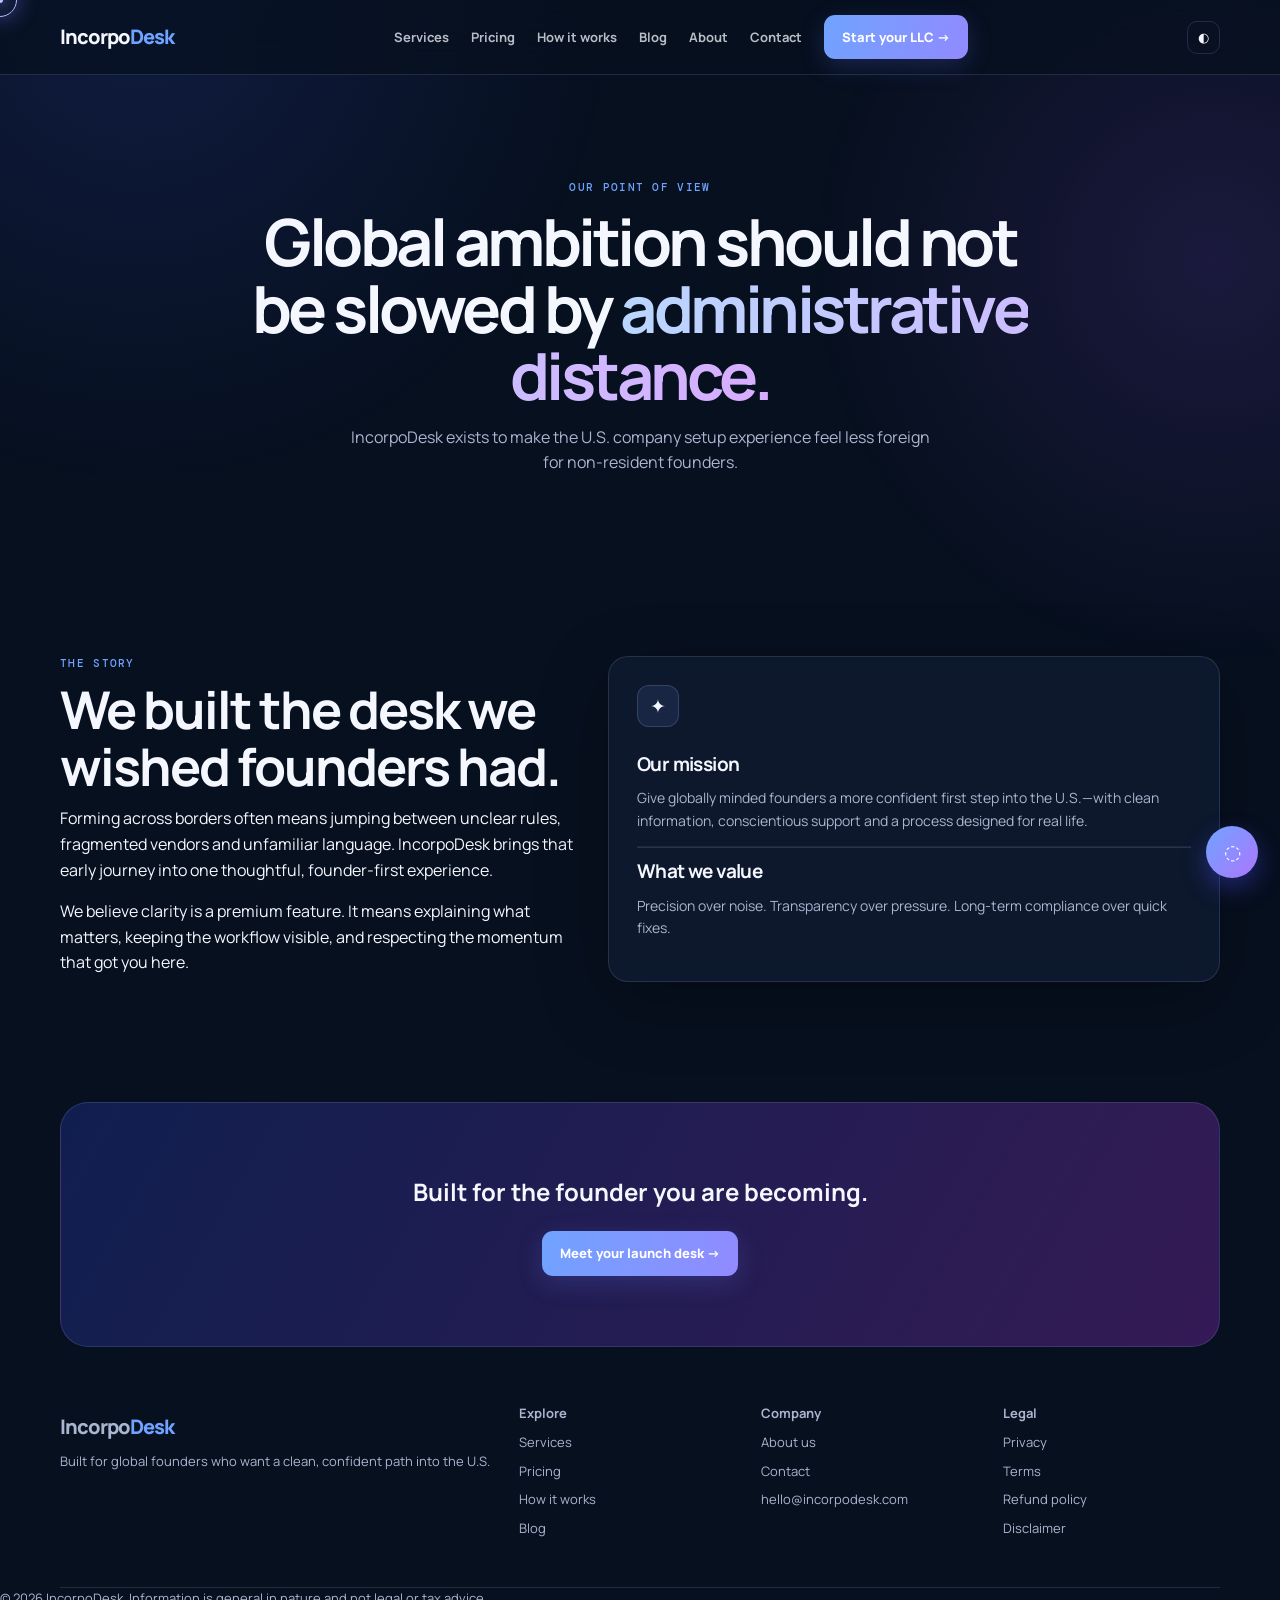
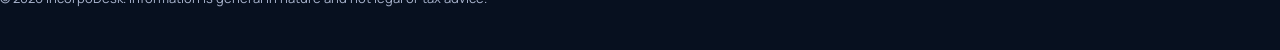
<file: about.html>
<!doctype html><html lang="en"><head><meta charset="utf-8"><meta name="viewport" content="width=device-width,initial-scale=1"><title>About — IncorpoDesk</title><link rel="stylesheet" href="style.css"></head><body><main><section class="page-hero container"><div class="kicker">Our point of view</div><h1>Global ambition should not be slowed by <em>administrative distance.</em></h1><p>IncorpoDesk exists to make the U.S. company setup experience feel less foreign for non-resident founders.</p></section><section class="section"><div class="container grid contact"><div class="reveal"><div class="kicker">The story</div><h2>We built the desk we wished founders had.</h2><p>Forming across borders often means jumping between unclear rules, fragmented vendors and unfamiliar language. IncorpoDesk brings that early journey into one thoughtful, founder-first experience.</p><p>We believe clarity is a premium feature. It means explaining what matters, keeping the workflow visible, and respecting the momentum that got you here.</p></div><div class="card reveal"><div class="icon">✦</div><h3>Our mission</h3><p>Give globally minded founders a more confident first step into the U.S.—with clean information, conscientious support and a process designed for real life.</p><hr style="border-color:var(--line)"><h3>What we value</h3><p>Precision over noise. Transparency over pressure. Long-term compliance over quick fixes.</p></div></div></section><section class="container cta"><h2>Built for the founder you are becoming.</h2><a class="button" href="contact.html">Meet your launch desk →</a></section></main><script src="script.js"></script></body></html>
</file>
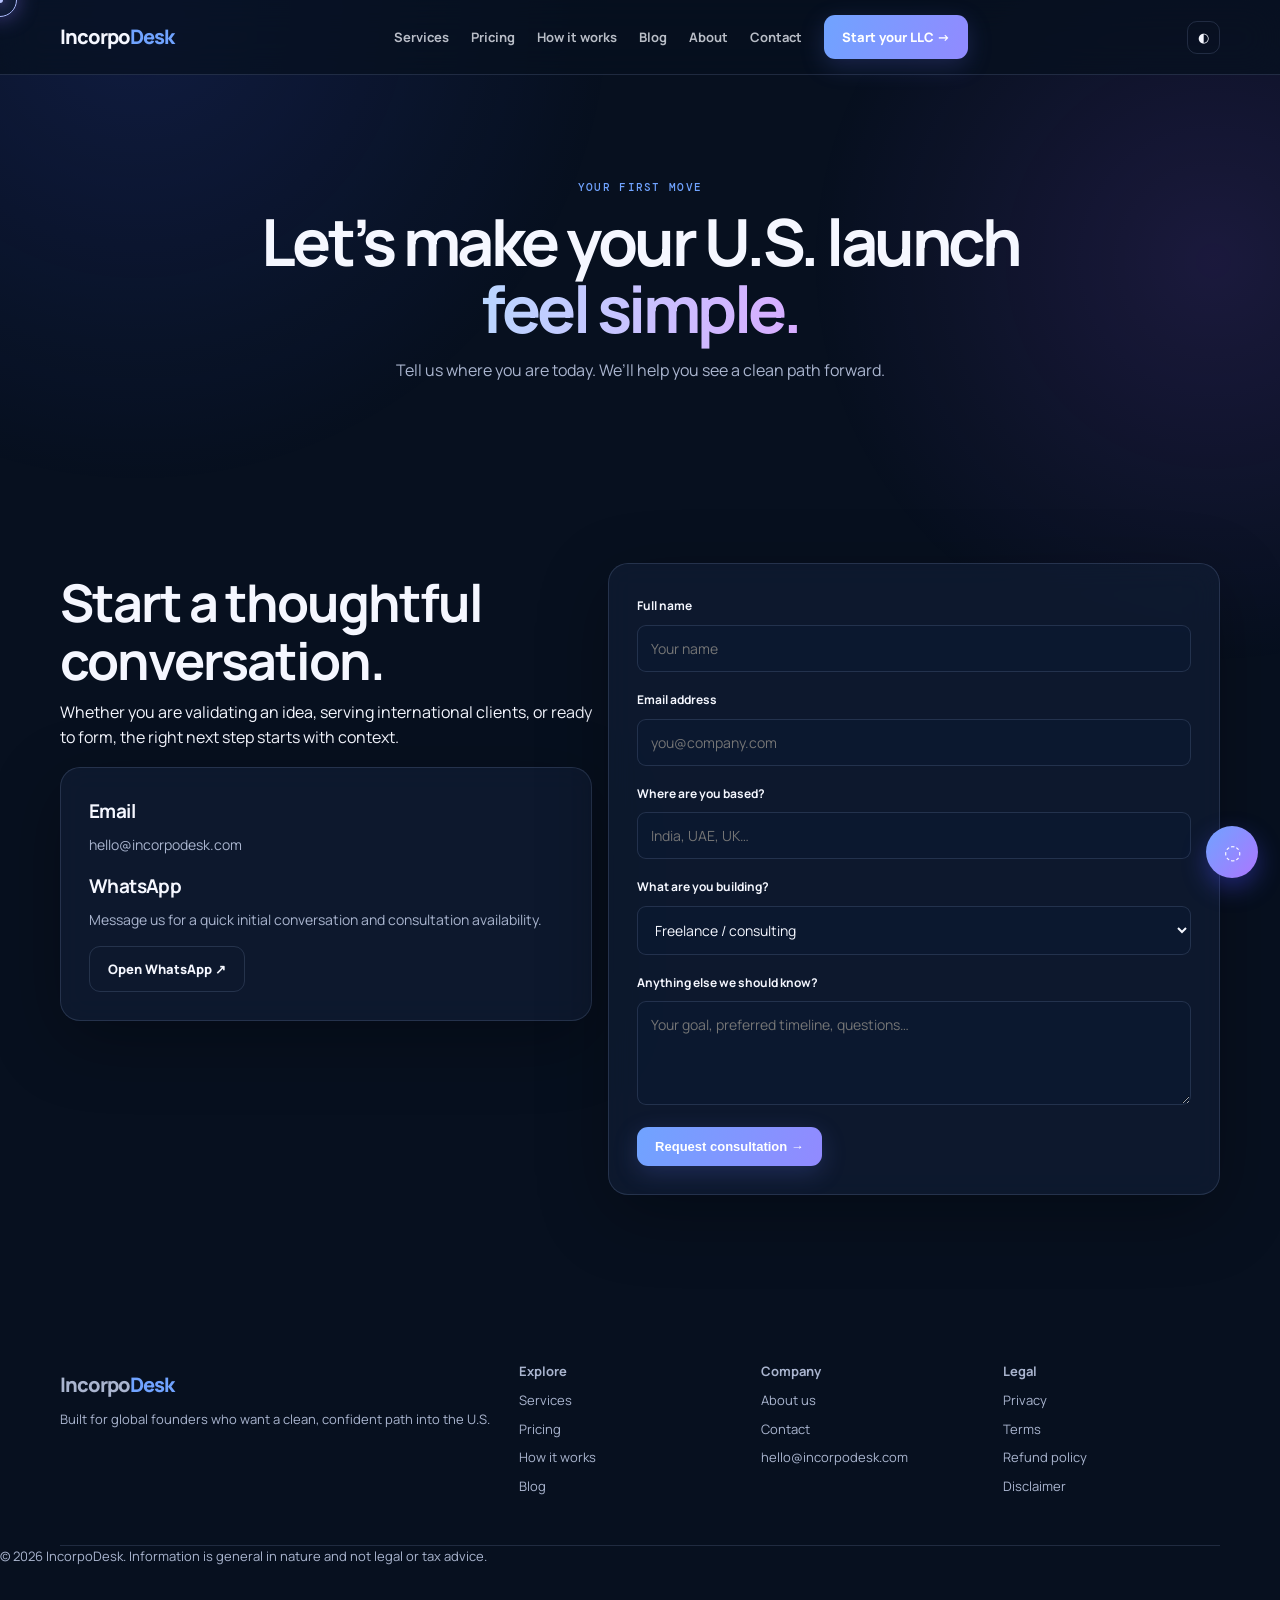
<file: contact.html>
<!doctype html><html lang="en"><head><meta charset="utf-8"><meta name="viewport" content="width=device-width,initial-scale=1"><title>Contact — IncorpoDesk</title><link rel="stylesheet" href="style.css"></head><body><main><section class="page-hero container"><div class="kicker">Your first move</div><h1>Let’s make your U.S. launch <em>feel simple.</em></h1><p>Tell us where you are today. We’ll help you see a clean path forward.</p></section><section class="section"><div class="container grid contact"><div class="reveal"><h2>Start a thoughtful conversation.</h2><p>Whether you are validating an idea, serving international clients, or ready to form, the right next step starts with context.</p><div class="card"><h3>Email</h3><p><a href="mailto:hello@incorpodesk.com">hello@incorpodesk.com</a></p><h3>WhatsApp</h3><p>Message us for a quick initial conversation and consultation availability.</p><a class="button ghost" href="https://wa.me/">Open WhatsApp ↗</a></div></div><form class="card form reveal" onsubmit="event.preventDefault();this.querySelector('button').textContent='Thanks — we’ll be in touch!'"><label>Full name</label><input required placeholder="Your name"><label>Email address</label><input required type="email" placeholder="you@company.com"><label>Where are you based?</label><input placeholder="India, UAE, UK…"><label>What are you building?</label><select><option>Freelance / consulting</option><option>Agency</option><option>SaaS / startup</option><option>E-commerce</option><option>Other</option></select><label>Anything else we should know?</label><textarea rows="4" placeholder="Your goal, preferred timeline, questions…"></textarea><button class="button" type="submit">Request consultation →</button></form></div></section></main><script src="script.js"></script></body></html>
</file>
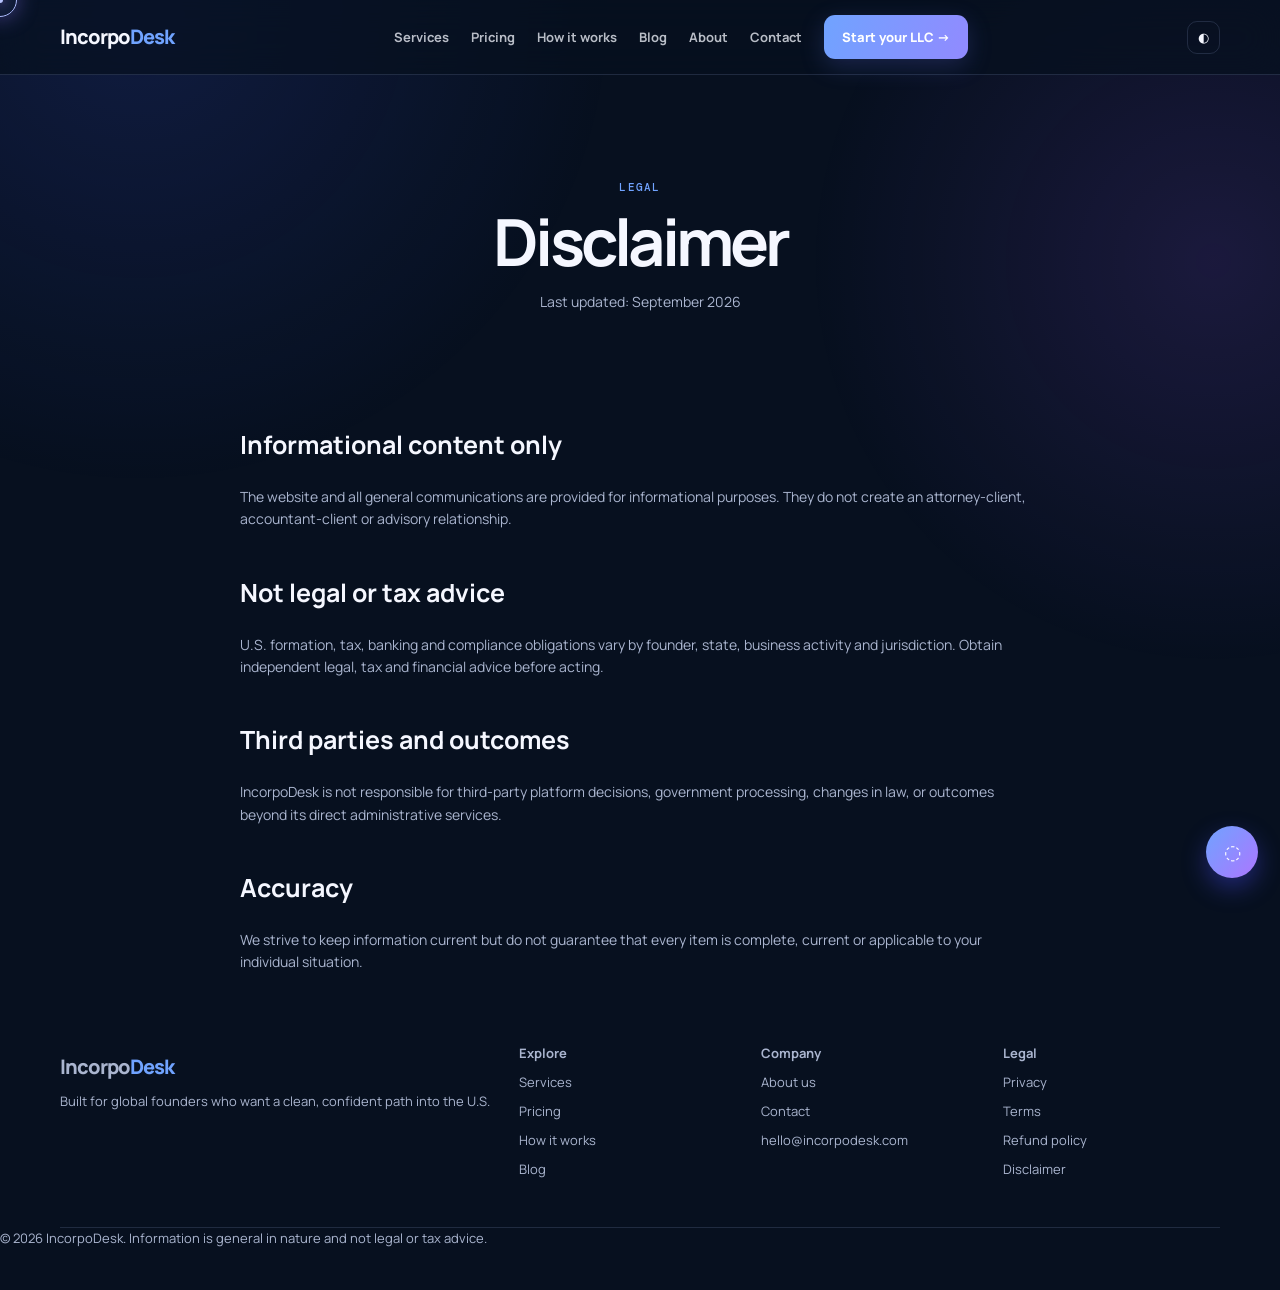
<file: disclaimer.html>
<!doctype html><html lang="en"><head><meta charset="utf-8"><meta name="viewport" content="width=device-width,initial-scale=1"><title>Disclaimer — IncorpoDesk</title><link rel="stylesheet" href="style.css"></head><body><main class="container legal"><section class="page-hero"><div class="kicker">Legal</div><h1>Disclaimer</h1><p>Last updated: September 2026</p></section><h2>Informational content only</h2><p>The website and all general communications are provided for informational purposes. They do not create an attorney-client, accountant-client or advisory relationship.</p><h2>Not legal or tax advice</h2><p>U.S. formation, tax, banking and compliance obligations vary by founder, state, business activity and jurisdiction. Obtain independent legal, tax and financial advice before acting.</p><h2>Third parties and outcomes</h2><p>IncorpoDesk is not responsible for third-party platform decisions, government processing, changes in law, or outcomes beyond its direct administrative services.</p><h2>Accuracy</h2><p>We strive to keep information current but do not guarantee that every item is complete, current or applicable to your individual situation.</p></main><script src="script.js"></script></body></html>
</file>
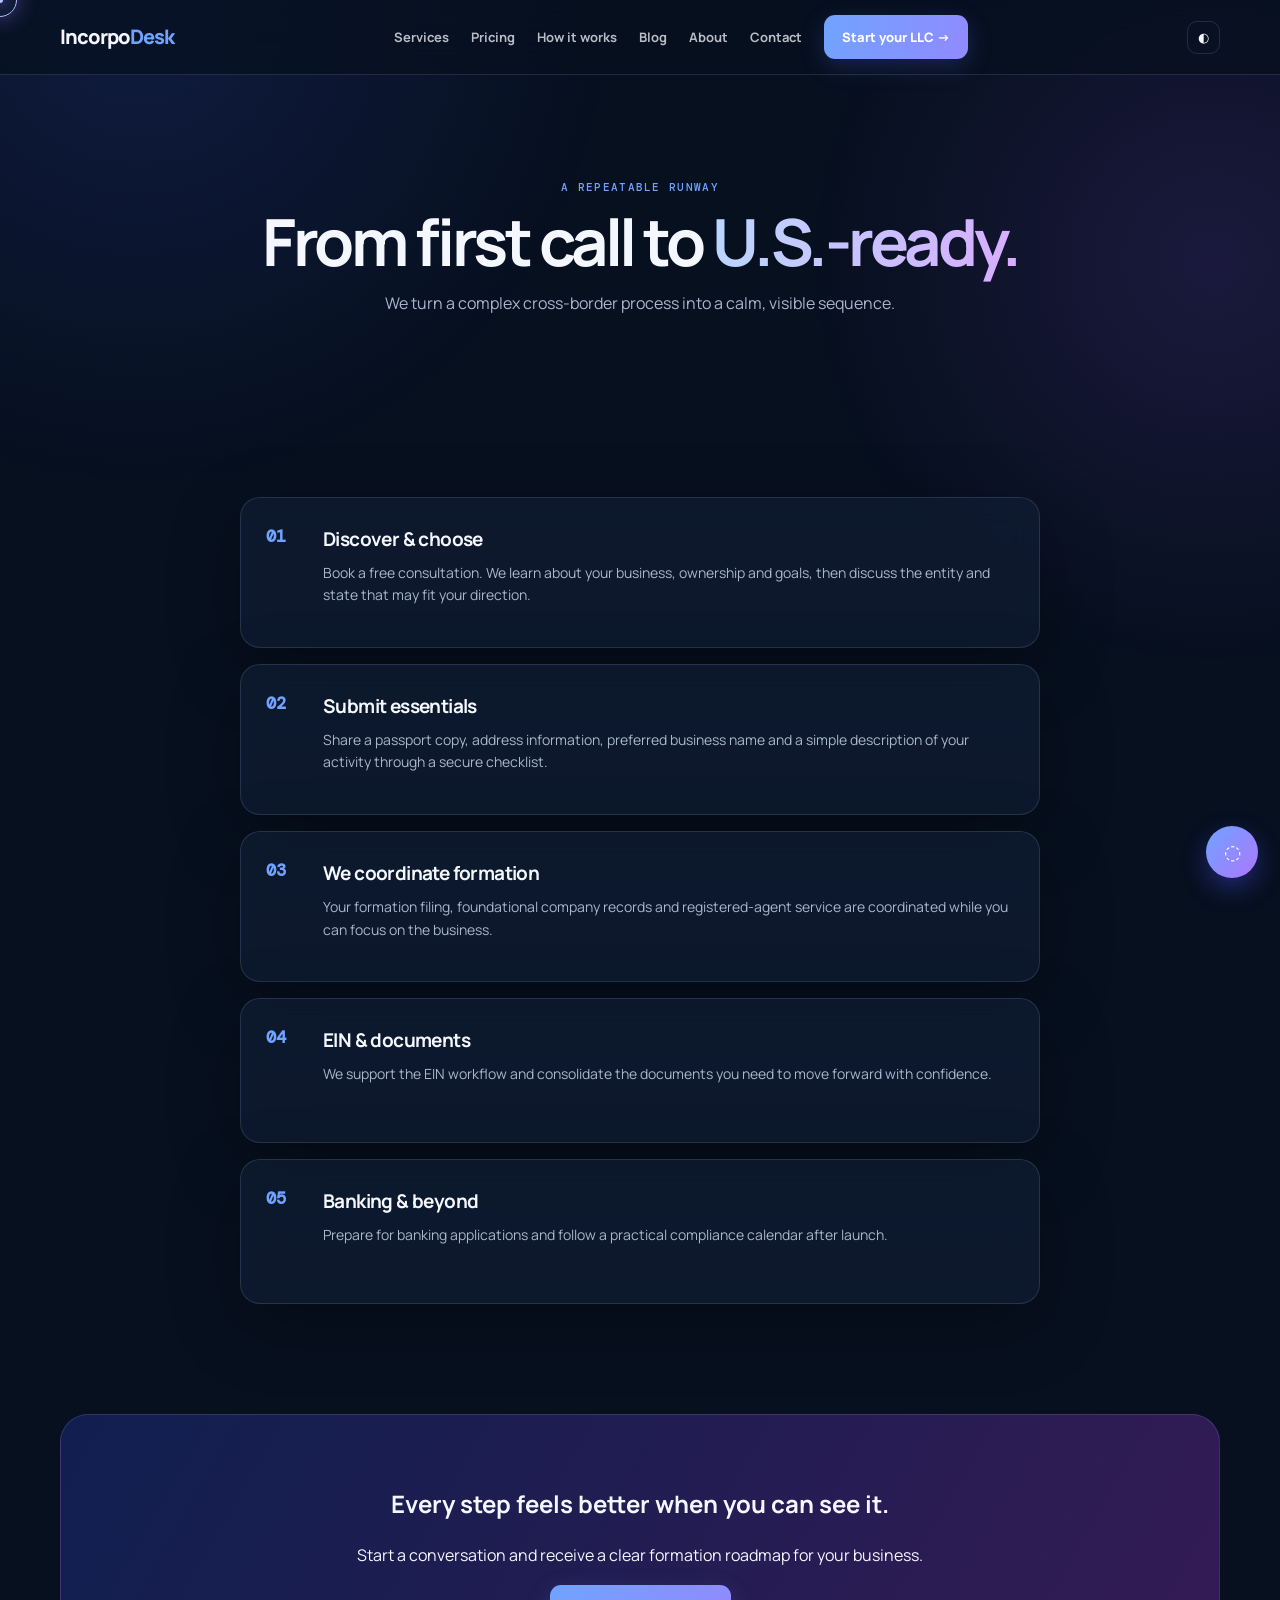
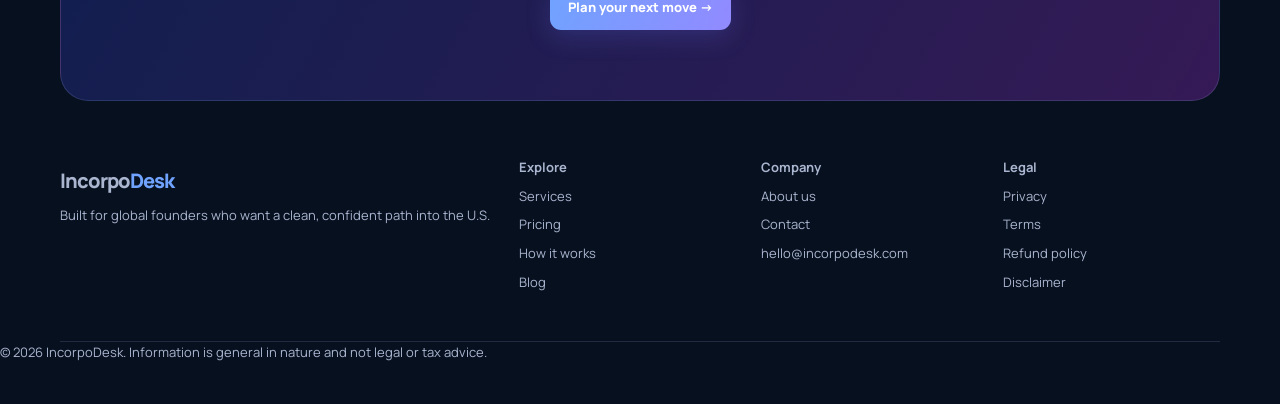
<file: how-it-works.html>
<!doctype html><html lang="en"><head><meta charset="utf-8"><meta name="viewport" content="width=device-width,initial-scale=1"><title>How it works — IncorpoDesk</title><link rel="stylesheet" href="style.css"></head><body><main><section class="page-hero container"><div class="kicker">A repeatable runway</div><h1>From first call to <em>U.S.-ready.</em></h1><p>We turn a complex cross-border process into a calm, visible sequence.</p></section><section class="section"><div class="container"><div class="grid timeline"><article class="card step reveal"><h3>Discover & choose</h3><p>Book a free consultation. We learn about your business, ownership and goals, then discuss the entity and state that may fit your direction.</p></article><article class="card step reveal"><h3>Submit essentials</h3><p>Share a passport copy, address information, preferred business name and a simple description of your activity through a secure checklist.</p></article><article class="card step reveal"><h3>We coordinate formation</h3><p>Your formation filing, foundational company records and registered-agent service are coordinated while you can focus on the business.</p></article><article class="card step reveal"><h3>EIN & documents</h3><p>We support the EIN workflow and consolidate the documents you need to move forward with confidence.</p></article><article class="card step reveal"><h3>Banking & beyond</h3><p>Prepare for banking applications and follow a practical compliance calendar after launch.</p></article></div></div></section><section class="container cta"><h2>Every step feels better when you can see it.</h2><p>Start a conversation and receive a clear formation roadmap for your business.</p><a class="button" href="contact.html">Plan your next move →</a></section></main><script src="script.js"></script></body></html>
</file>
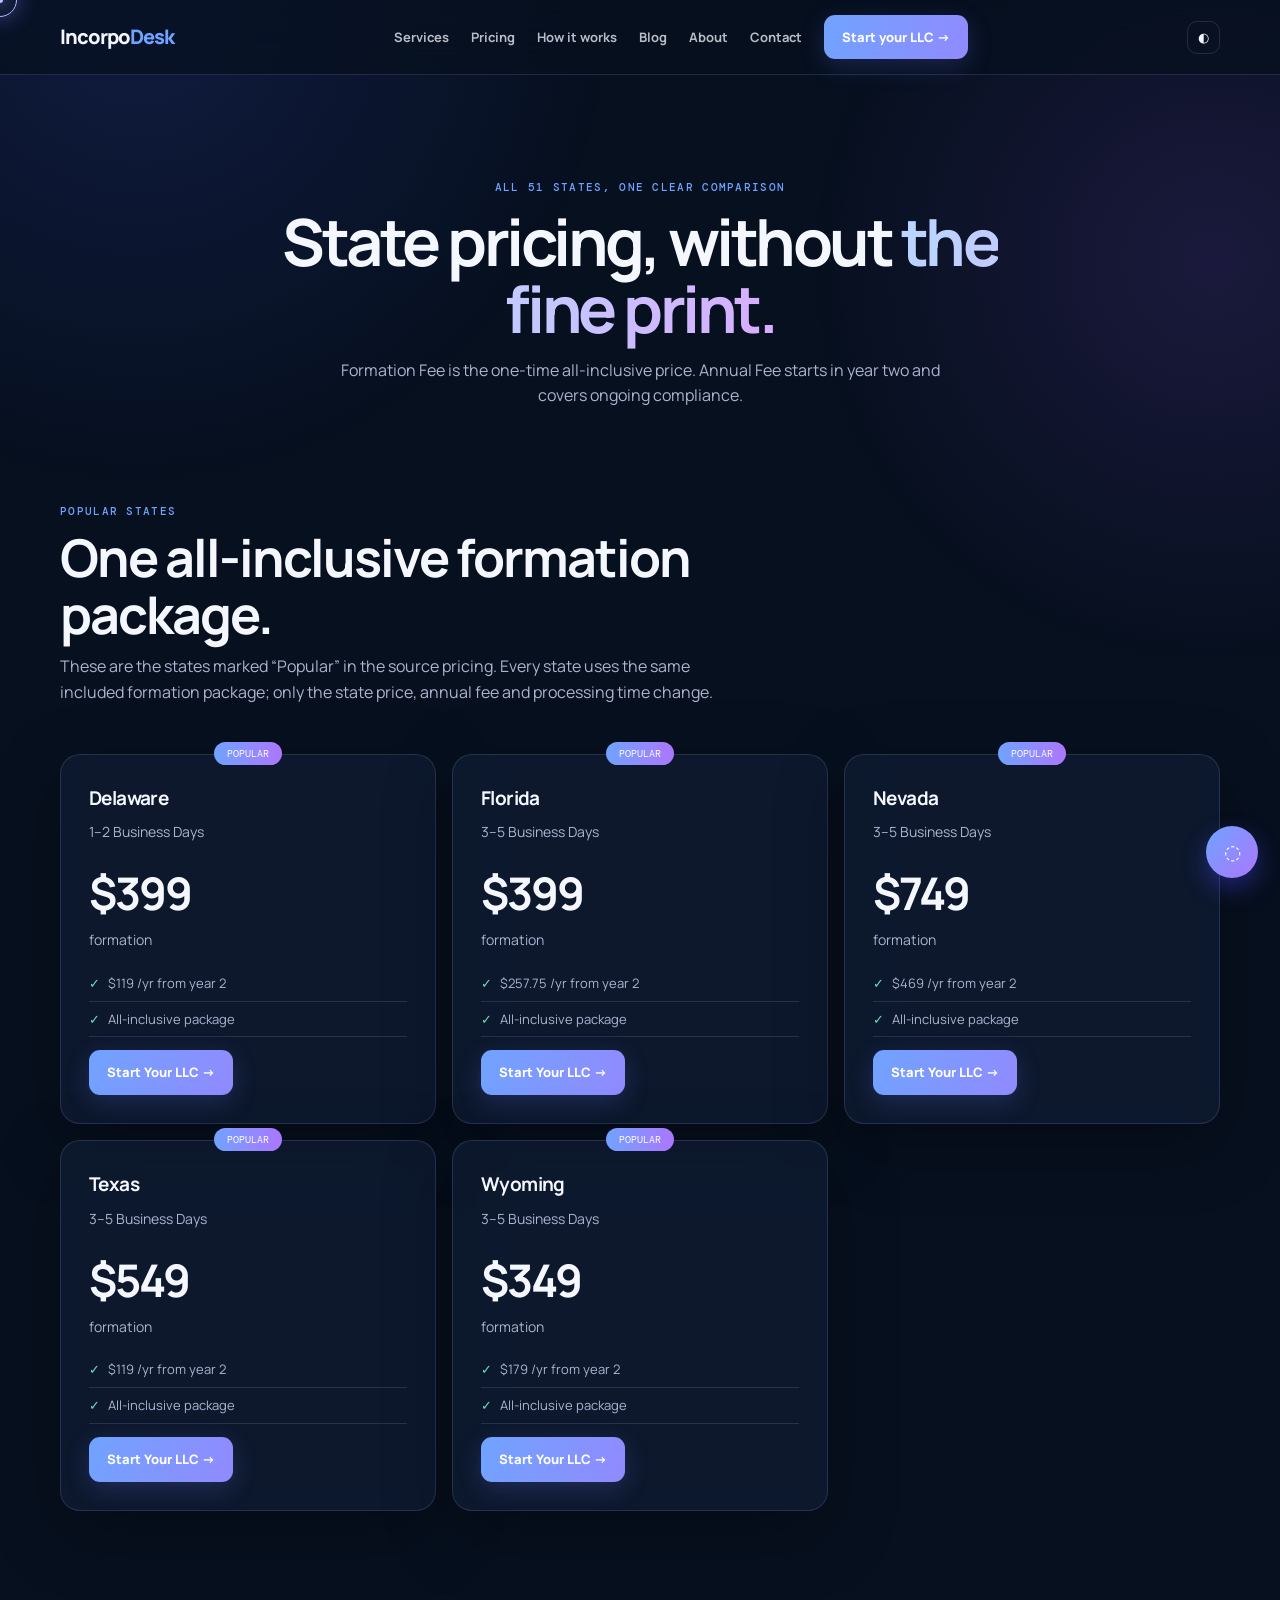
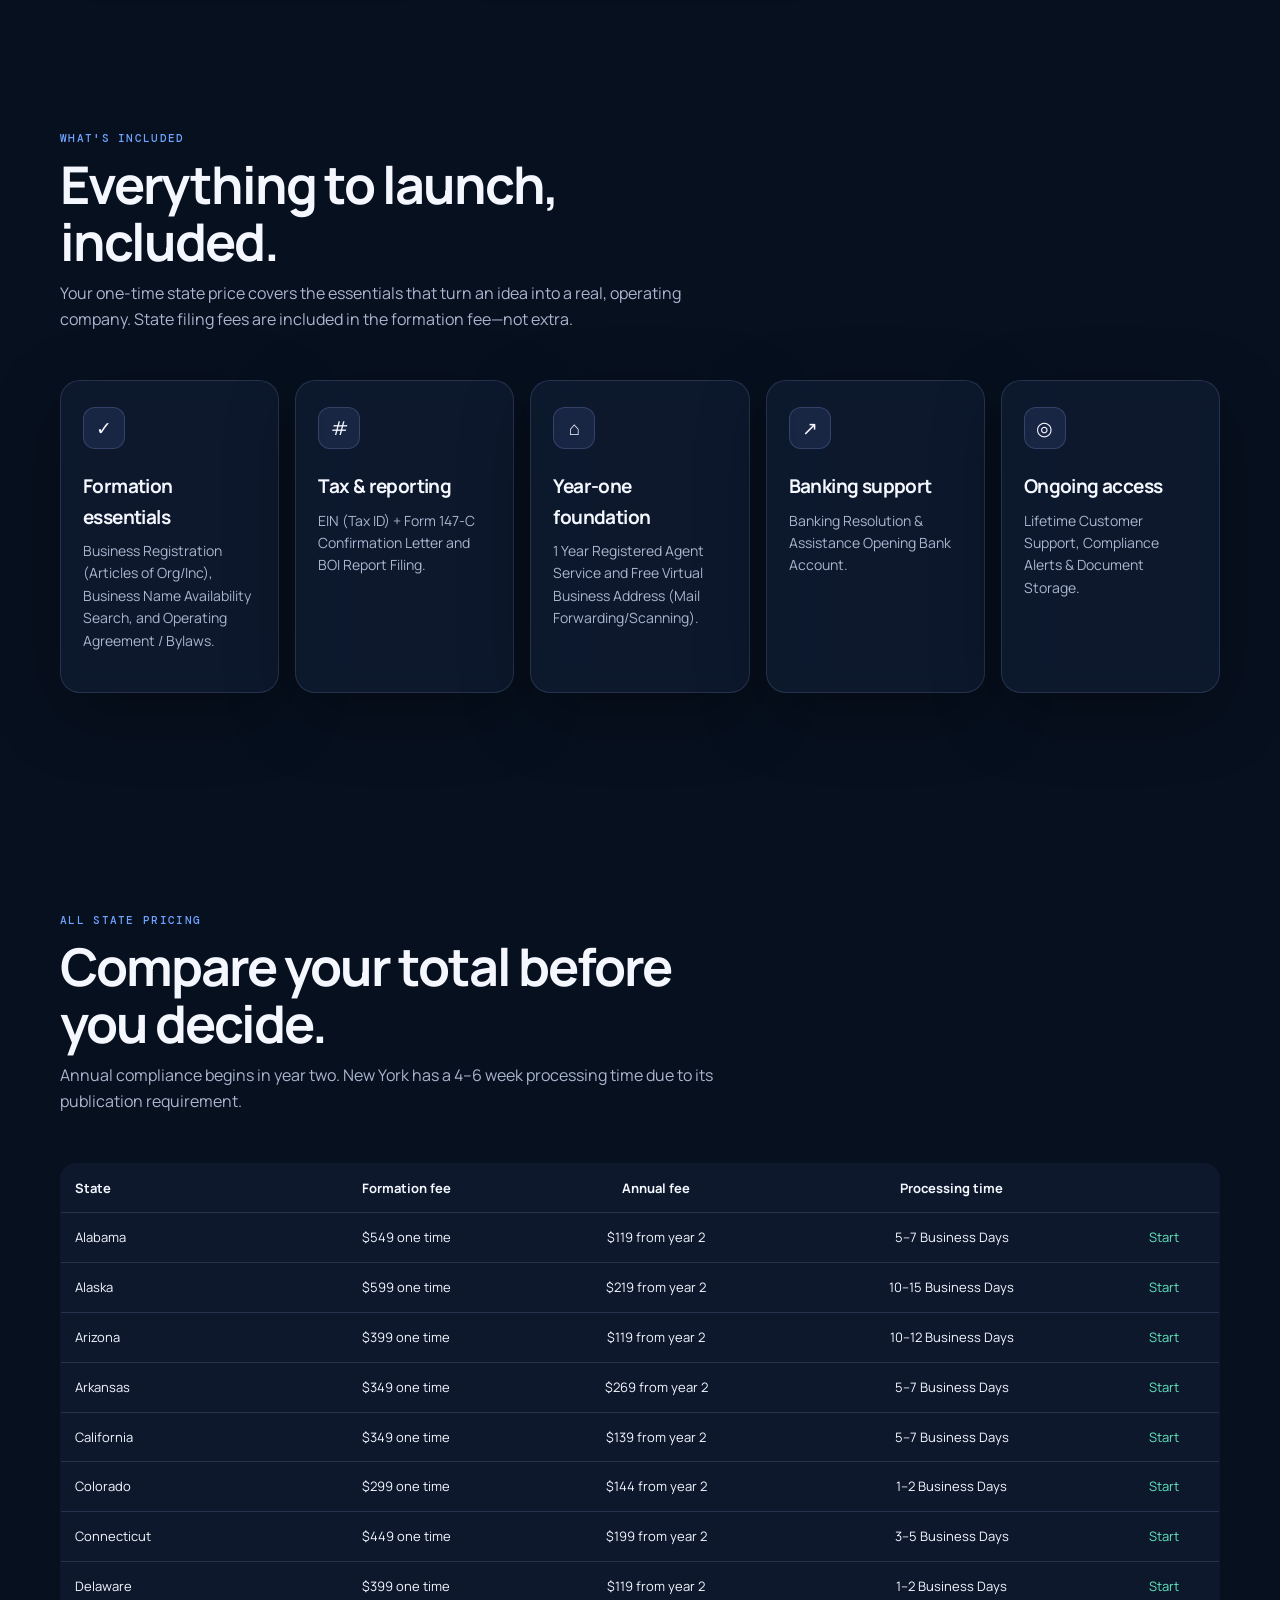
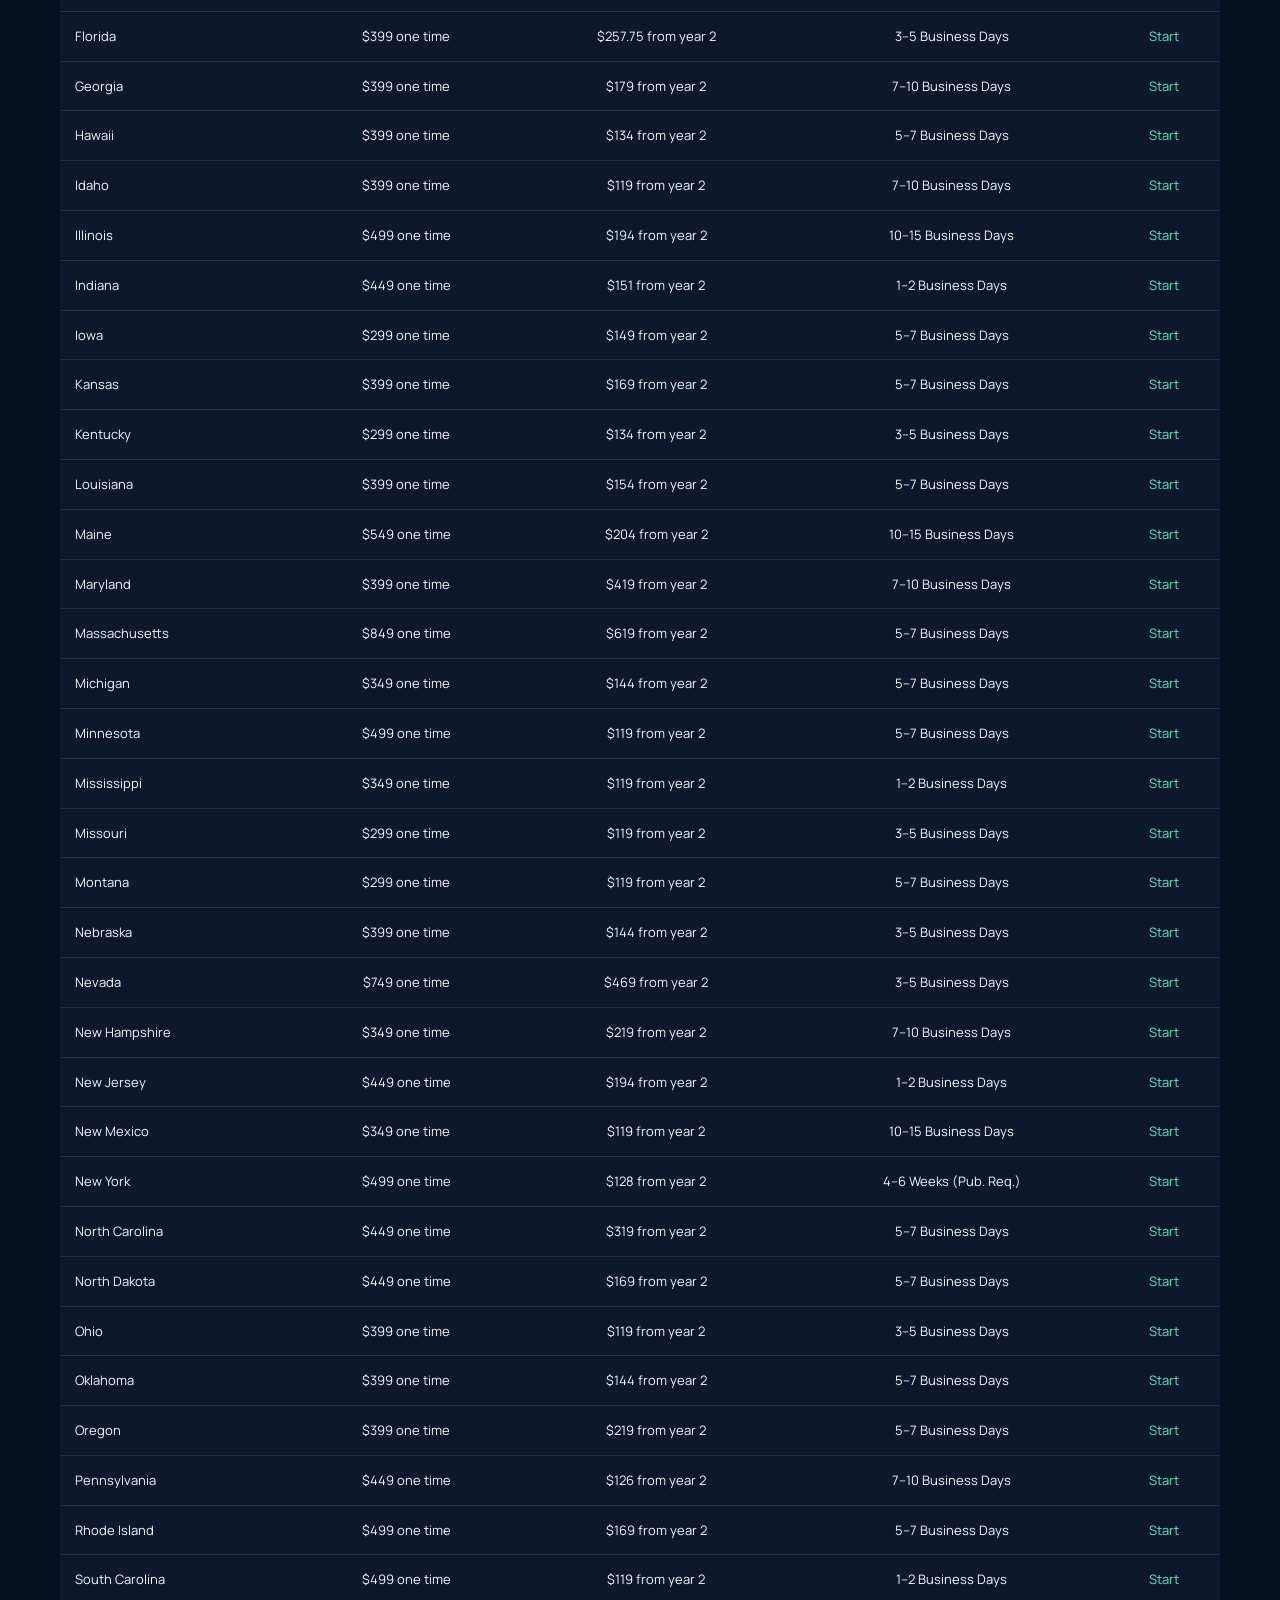
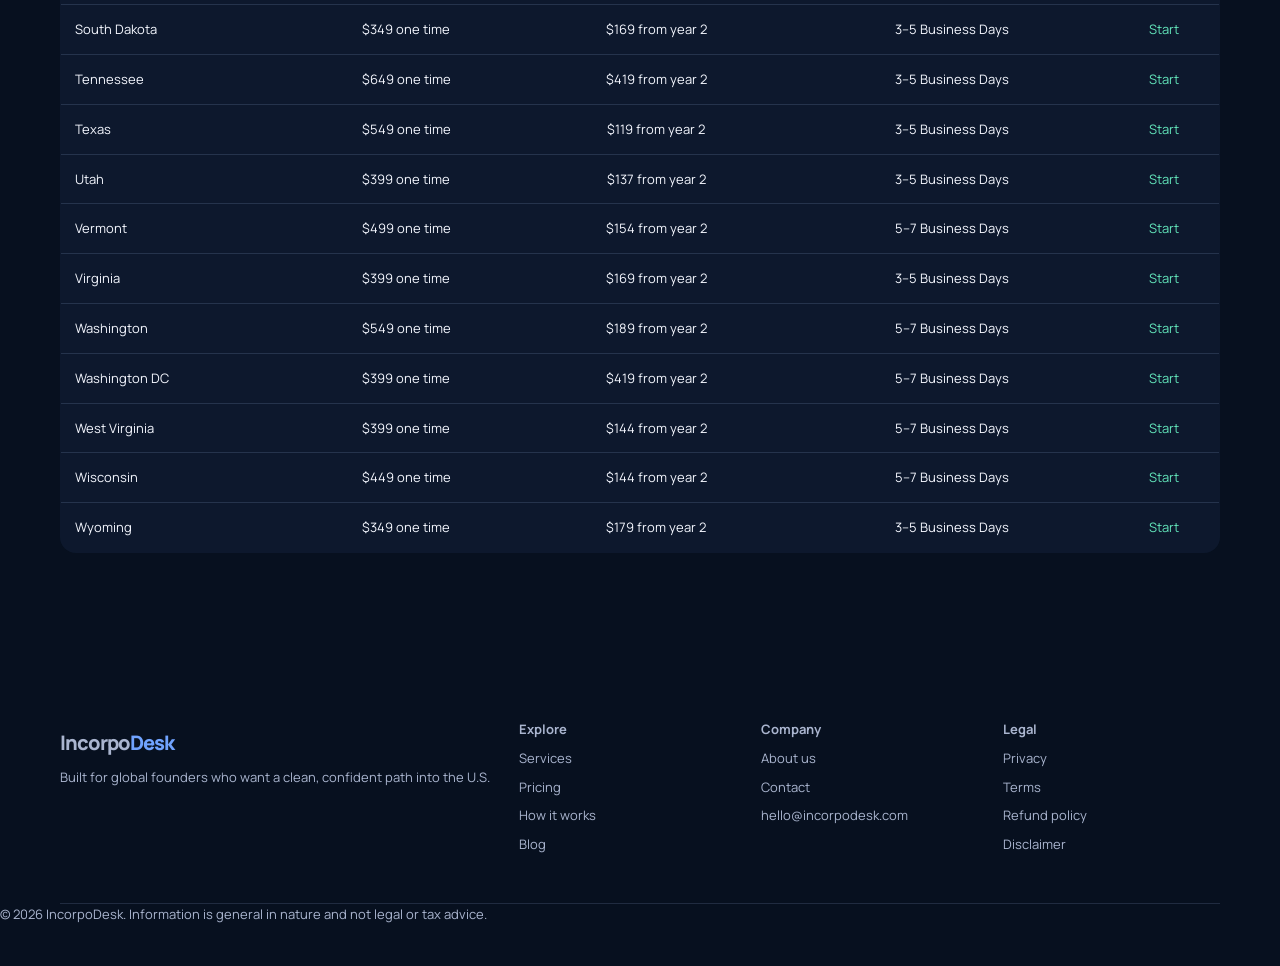
<file: pricing.html>
<!doctype html><html lang="en"><head><meta charset="utf-8"><meta name="viewport" content="width=device-width,initial-scale=1"><title>State pricing — IncorpoDesk</title><link rel="stylesheet" href="style.css"></head><body><main><section class="page-hero container"><div class="kicker">All 51 states, one clear comparison</div><h1>State pricing, without <em>the fine print.</em></h1><p>Formation Fee is the one-time all-inclusive price. Annual Fee starts in year two and covers ongoing compliance.</p></section>
<section class="section" style="padding-top:25px"><div class="container"><div class="section-head"><div class="kicker">Popular states</div><h2>One all-inclusive formation package.</h2><p>These are the states marked “Popular” in the source pricing. Every state uses the same included formation package; only the state price, annual fee and processing time change.</p></div><div class="grid pricing"><article class="card price"><span class="tag">POPULAR</span><h3>Delaware</h3><p>1–2 Business Days</p><strong>$399</strong><p>formation</p><ul><li>$119 /yr from year 2</li><li>All-inclusive package</li></ul><a class="button" href="contact.html">Start Your LLC →</a></article><article class="card price"><span class="tag">POPULAR</span><h3>Florida</h3><p>3–5 Business Days</p><strong>$399</strong><p>formation</p><ul><li>$257.75 /yr from year 2</li><li>All-inclusive package</li></ul><a class="button" href="contact.html">Start Your LLC →</a></article><article class="card price"><span class="tag">POPULAR</span><h3>Nevada</h3><p>3–5 Business Days</p><strong>$749</strong><p>formation</p><ul><li>$469 /yr from year 2</li><li>All-inclusive package</li></ul><a class="button" href="contact.html">Start Your LLC →</a></article><article class="card price"><span class="tag">POPULAR</span><h3>Texas</h3><p>3–5 Business Days</p><strong>$549</strong><p>formation</p><ul><li>$119 /yr from year 2</li><li>All-inclusive package</li></ul><a class="button" href="contact.html">Start Your LLC →</a></article><article class="card price"><span class="tag">POPULAR</span><h3>Wyoming</h3><p>3–5 Business Days</p><strong>$349</strong><p>formation</p><ul><li>$179 /yr from year 2</li><li>All-inclusive package</li></ul><a class="button" href="contact.html">Start Your LLC →</a></article></div></div></section>
<section class="section"><div class="container"><div class="section-head"><div class="kicker">What's included</div><h2>Everything to launch, included.</h2><p>Your one-time state price covers the essentials that turn an idea into a real, operating company. State filing fees are included in the formation fee—not extra.</p></div><div class="grid difference-grid"><article class="card difference"><div class="icon">✓</div><h3>Formation essentials</h3><p>Business Registration (Articles of Org/Inc), Business Name Availability Search, and Operating Agreement / Bylaws.</p></article><article class="card difference"><div class="icon">#</div><h3>Tax & reporting</h3><p>EIN (Tax ID) + Form 147-C Confirmation Letter and BOI Report Filing.</p></article><article class="card difference"><div class="icon">⌂</div><h3>Year-one foundation</h3><p>1 Year Registered Agent Service and Free Virtual Business Address (Mail Forwarding/Scanning).</p></article><article class="card difference"><div class="icon">↗</div><h3>Banking support</h3><p>Banking Resolution & Assistance Opening Bank Account.</p></article><article class="card difference"><div class="icon">◎</div><h3>Ongoing access</h3><p>Lifetime Customer Support, Compliance Alerts & Document Storage.</p></article></div></div></section>
<section class="section"><div class="container"><div class="section-head"><div class="kicker">All state pricing</div><h2>Compare your total before you decide.</h2><p>Annual compliance begins in year two. New York has a 4–6 week processing time due to its publication requirement.</p></div><div style="overflow-x:auto"><table class="compare"><tr><th>State</th><th>Formation fee</th><th>Annual fee</th><th>Processing time</th><th></th></tr>
<tr><td>Alabama</td><td>$549 one time</td><td>$119 from year 2</td><td>5–7 Business Days</td><td><a class="check" href="contact.html">Start</a></td></tr><tr><td>Alaska</td><td>$599 one time</td><td>$219 from year 2</td><td>10–15 Business Days</td><td><a class="check" href="contact.html">Start</a></td></tr><tr><td>Arizona</td><td>$399 one time</td><td>$119 from year 2</td><td>10–12 Business Days</td><td><a class="check" href="contact.html">Start</a></td></tr><tr><td>Arkansas</td><td>$349 one time</td><td>$269 from year 2</td><td>5–7 Business Days</td><td><a class="check" href="contact.html">Start</a></td></tr><tr><td>California</td><td>$349 one time</td><td>$139 from year 2</td><td>5–7 Business Days</td><td><a class="check" href="contact.html">Start</a></td></tr><tr><td>Colorado</td><td>$299 one time</td><td>$144 from year 2</td><td>1–2 Business Days</td><td><a class="check" href="contact.html">Start</a></td></tr><tr><td>Connecticut</td><td>$449 one time</td><td>$199 from year 2</td><td>3–5 Business Days</td><td><a class="check" href="contact.html">Start</a></td></tr><tr><td>Delaware</td><td>$399 one time</td><td>$119 from year 2</td><td>1–2 Business Days</td><td><a class="check" href="contact.html">Start</a></td></tr><tr><td>Florida</td><td>$399 one time</td><td>$257.75 from year 2</td><td>3–5 Business Days</td><td><a class="check" href="contact.html">Start</a></td></tr><tr><td>Georgia</td><td>$399 one time</td><td>$179 from year 2</td><td>7–10 Business Days</td><td><a class="check" href="contact.html">Start</a></td></tr><tr><td>Hawaii</td><td>$399 one time</td><td>$134 from year 2</td><td>5–7 Business Days</td><td><a class="check" href="contact.html">Start</a></td></tr><tr><td>Idaho</td><td>$399 one time</td><td>$119 from year 2</td><td>7–10 Business Days</td><td><a class="check" href="contact.html">Start</a></td></tr><tr><td>Illinois</td><td>$499 one time</td><td>$194 from year 2</td><td>10–15 Business Days</td><td><a class="check" href="contact.html">Start</a></td></tr><tr><td>Indiana</td><td>$449 one time</td><td>$151 from year 2</td><td>1–2 Business Days</td><td><a class="check" href="contact.html">Start</a></td></tr><tr><td>Iowa</td><td>$299 one time</td><td>$149 from year 2</td><td>5–7 Business Days</td><td><a class="check" href="contact.html">Start</a></td></tr><tr><td>Kansas</td><td>$399 one time</td><td>$169 from year 2</td><td>5–7 Business Days</td><td><a class="check" href="contact.html">Start</a></td></tr><tr><td>Kentucky</td><td>$299 one time</td><td>$134 from year 2</td><td>3–5 Business Days</td><td><a class="check" href="contact.html">Start</a></td></tr><tr><td>Louisiana</td><td>$399 one time</td><td>$154 from year 2</td><td>5–7 Business Days</td><td><a class="check" href="contact.html">Start</a></td></tr><tr><td>Maine</td><td>$549 one time</td><td>$204 from year 2</td><td>10–15 Business Days</td><td><a class="check" href="contact.html">Start</a></td></tr><tr><td>Maryland</td><td>$399 one time</td><td>$419 from year 2</td><td>7–10 Business Days</td><td><a class="check" href="contact.html">Start</a></td></tr><tr><td>Massachusetts</td><td>$849 one time</td><td>$619 from year 2</td><td>5–7 Business Days</td><td><a class="check" href="contact.html">Start</a></td></tr><tr><td>Michigan</td><td>$349 one time</td><td>$144 from year 2</td><td>5–7 Business Days</td><td><a class="check" href="contact.html">Start</a></td></tr><tr><td>Minnesota</td><td>$499 one time</td><td>$119 from year 2</td><td>5–7 Business Days</td><td><a class="check" href="contact.html">Start</a></td></tr><tr><td>Mississippi</td><td>$349 one time</td><td>$119 from year 2</td><td>1–2 Business Days</td><td><a class="check" href="contact.html">Start</a></td></tr><tr><td>Missouri</td><td>$299 one time</td><td>$119 from year 2</td><td>3–5 Business Days</td><td><a class="check" href="contact.html">Start</a></td></tr><tr><td>Montana</td><td>$299 one time</td><td>$119 from year 2</td><td>5–7 Business Days</td><td><a class="check" href="contact.html">Start</a></td></tr><tr><td>Nebraska</td><td>$399 one time</td><td>$144 from year 2</td><td>3–5 Business Days</td><td><a class="check" href="contact.html">Start</a></td></tr><tr><td>Nevada</td><td>$749 one time</td><td>$469 from year 2</td><td>3–5 Business Days</td><td><a class="check" href="contact.html">Start</a></td></tr><tr><td>New Hampshire</td><td>$349 one time</td><td>$219 from year 2</td><td>7–10 Business Days</td><td><a class="check" href="contact.html">Start</a></td></tr><tr><td>New Jersey</td><td>$449 one time</td><td>$194 from year 2</td><td>1–2 Business Days</td><td><a class="check" href="contact.html">Start</a></td></tr><tr><td>New Mexico</td><td>$349 one time</td><td>$119 from year 2</td><td>10–15 Business Days</td><td><a class="check" href="contact.html">Start</a></td></tr><tr><td>New York</td><td>$499 one time</td><td>$128 from year 2</td><td>4–6 Weeks (Pub. Req.)</td><td><a class="check" href="contact.html">Start</a></td></tr><tr><td>North Carolina</td><td>$449 one time</td><td>$319 from year 2</td><td>5–7 Business Days</td><td><a class="check" href="contact.html">Start</a></td></tr><tr><td>North Dakota</td><td>$449 one time</td><td>$169 from year 2</td><td>5–7 Business Days</td><td><a class="check" href="contact.html">Start</a></td></tr><tr><td>Ohio</td><td>$399 one time</td><td>$119 from year 2</td><td>3–5 Business Days</td><td><a class="check" href="contact.html">Start</a></td></tr><tr><td>Oklahoma</td><td>$399 one time</td><td>$144 from year 2</td><td>5–7 Business Days</td><td><a class="check" href="contact.html">Start</a></td></tr><tr><td>Oregon</td><td>$399 one time</td><td>$219 from year 2</td><td>5–7 Business Days</td><td><a class="check" href="contact.html">Start</a></td></tr><tr><td>Pennsylvania</td><td>$449 one time</td><td>$126 from year 2</td><td>7–10 Business Days</td><td><a class="check" href="contact.html">Start</a></td></tr><tr><td>Rhode Island</td><td>$499 one time</td><td>$169 from year 2</td><td>5–7 Business Days</td><td><a class="check" href="contact.html">Start</a></td></tr><tr><td>South Carolina</td><td>$499 one time</td><td>$119 from year 2</td><td>1–2 Business Days</td><td><a class="check" href="contact.html">Start</a></td></tr><tr><td>South Dakota</td><td>$349 one time</td><td>$169 from year 2</td><td>3–5 Business Days</td><td><a class="check" href="contact.html">Start</a></td></tr><tr><td>Tennessee</td><td>$649 one time</td><td>$419 from year 2</td><td>3–5 Business Days</td><td><a class="check" href="contact.html">Start</a></td></tr><tr><td>Texas</td><td>$549 one time</td><td>$119 from year 2</td><td>3–5 Business Days</td><td><a class="check" href="contact.html">Start</a></td></tr><tr><td>Utah</td><td>$399 one time</td><td>$137 from year 2</td><td>3–5 Business Days</td><td><a class="check" href="contact.html">Start</a></td></tr><tr><td>Vermont</td><td>$499 one time</td><td>$154 from year 2</td><td>5–7 Business Days</td><td><a class="check" href="contact.html">Start</a></td></tr><tr><td>Virginia</td><td>$399 one time</td><td>$169 from year 2</td><td>3–5 Business Days</td><td><a class="check" href="contact.html">Start</a></td></tr><tr><td>Washington</td><td>$549 one time</td><td>$189 from year 2</td><td>5–7 Business Days</td><td><a class="check" href="contact.html">Start</a></td></tr><tr><td>Washington DC</td><td>$399 one time</td><td>$419 from year 2</td><td>5–7 Business Days</td><td><a class="check" href="contact.html">Start</a></td></tr><tr><td>West Virginia</td><td>$399 one time</td><td>$144 from year 2</td><td>5–7 Business Days</td><td><a class="check" href="contact.html">Start</a></td></tr><tr><td>Wisconsin</td><td>$449 one time</td><td>$144 from year 2</td><td>5–7 Business Days</td><td><a class="check" href="contact.html">Start</a></td></tr><tr><td>Wyoming</td><td>$349 one time</td><td>$179 from year 2</td><td>3–5 Business Days</td><td><a class="check" href="contact.html">Start</a></td></tr></table></div></div></section></main><script src="script.js"></script></body></html>
</file>
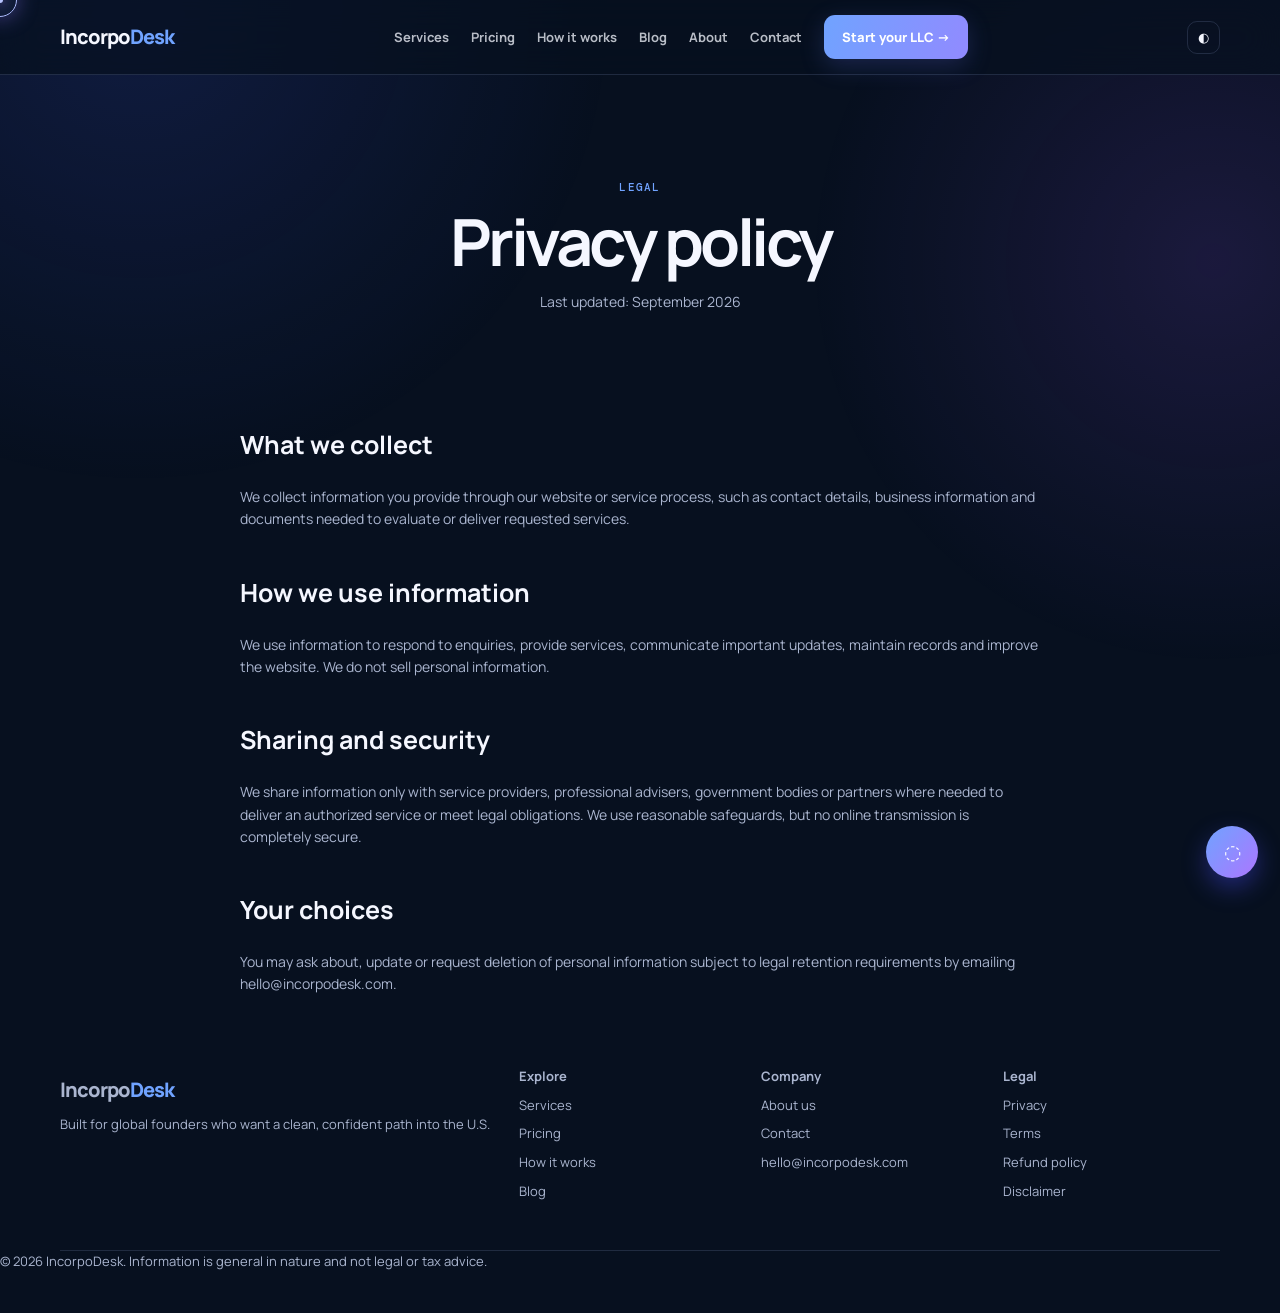
<file: privacy.html>
<!doctype html><html lang="en"><head><meta charset="utf-8"><meta name="viewport" content="width=device-width,initial-scale=1"><title>Privacy Policy — IncorpoDesk</title><link rel="stylesheet" href="style.css"></head><body><main class="container legal"><section class="page-hero"><div class="kicker">Legal</div><h1>Privacy policy</h1><p>Last updated: September 2026</p></section><h2>What we collect</h2><p>We collect information you provide through our website or service process, such as contact details, business information and documents needed to evaluate or deliver requested services.</p><h2>How we use information</h2><p>We use information to respond to enquiries, provide services, communicate important updates, maintain records and improve the website. We do not sell personal information.</p><h2>Sharing and security</h2><p>We share information only with service providers, professional advisers, government bodies or partners where needed to deliver an authorized service or meet legal obligations. We use reasonable safeguards, but no online transmission is completely secure.</p><h2>Your choices</h2><p>You may ask about, update or request deletion of personal information subject to legal retention requirements by emailing hello@incorpodesk.com.</p></main><script src="script.js"></script></body></html>
</file>
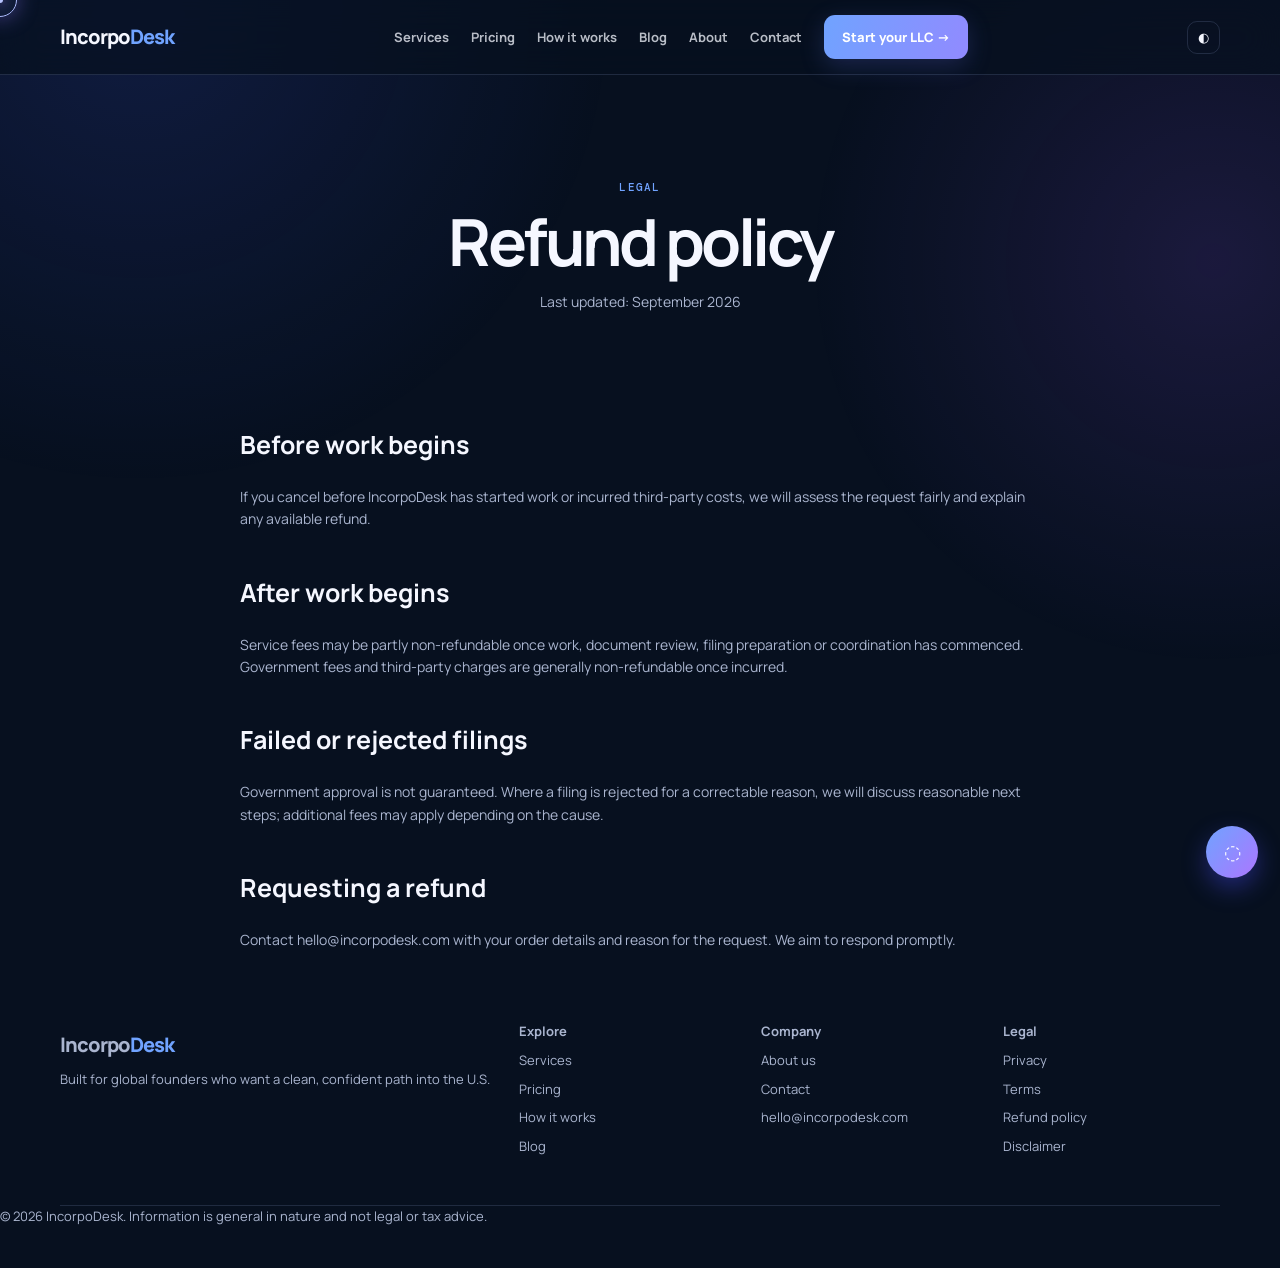
<file: refund.html>
<!doctype html><html lang="en"><head><meta charset="utf-8"><meta name="viewport" content="width=device-width,initial-scale=1"><title>Refund Policy — IncorpoDesk</title><link rel="stylesheet" href="style.css"></head><body><main class="container legal"><section class="page-hero"><div class="kicker">Legal</div><h1>Refund policy</h1><p>Last updated: September 2026</p></section><h2>Before work begins</h2><p>If you cancel before IncorpoDesk has started work or incurred third-party costs, we will assess the request fairly and explain any available refund.</p><h2>After work begins</h2><p>Service fees may be partly non-refundable once work, document review, filing preparation or coordination has commenced. Government fees and third-party charges are generally non-refundable once incurred.</p><h2>Failed or rejected filings</h2><p>Government approval is not guaranteed. Where a filing is rejected for a correctable reason, we will discuss reasonable next steps; additional fees may apply depending on the cause.</p><h2>Requesting a refund</h2><p>Contact hello@incorpodesk.com with your order details and reason for the request. We aim to respond promptly.</p></main><script src="script.js"></script></body></html>
</file>
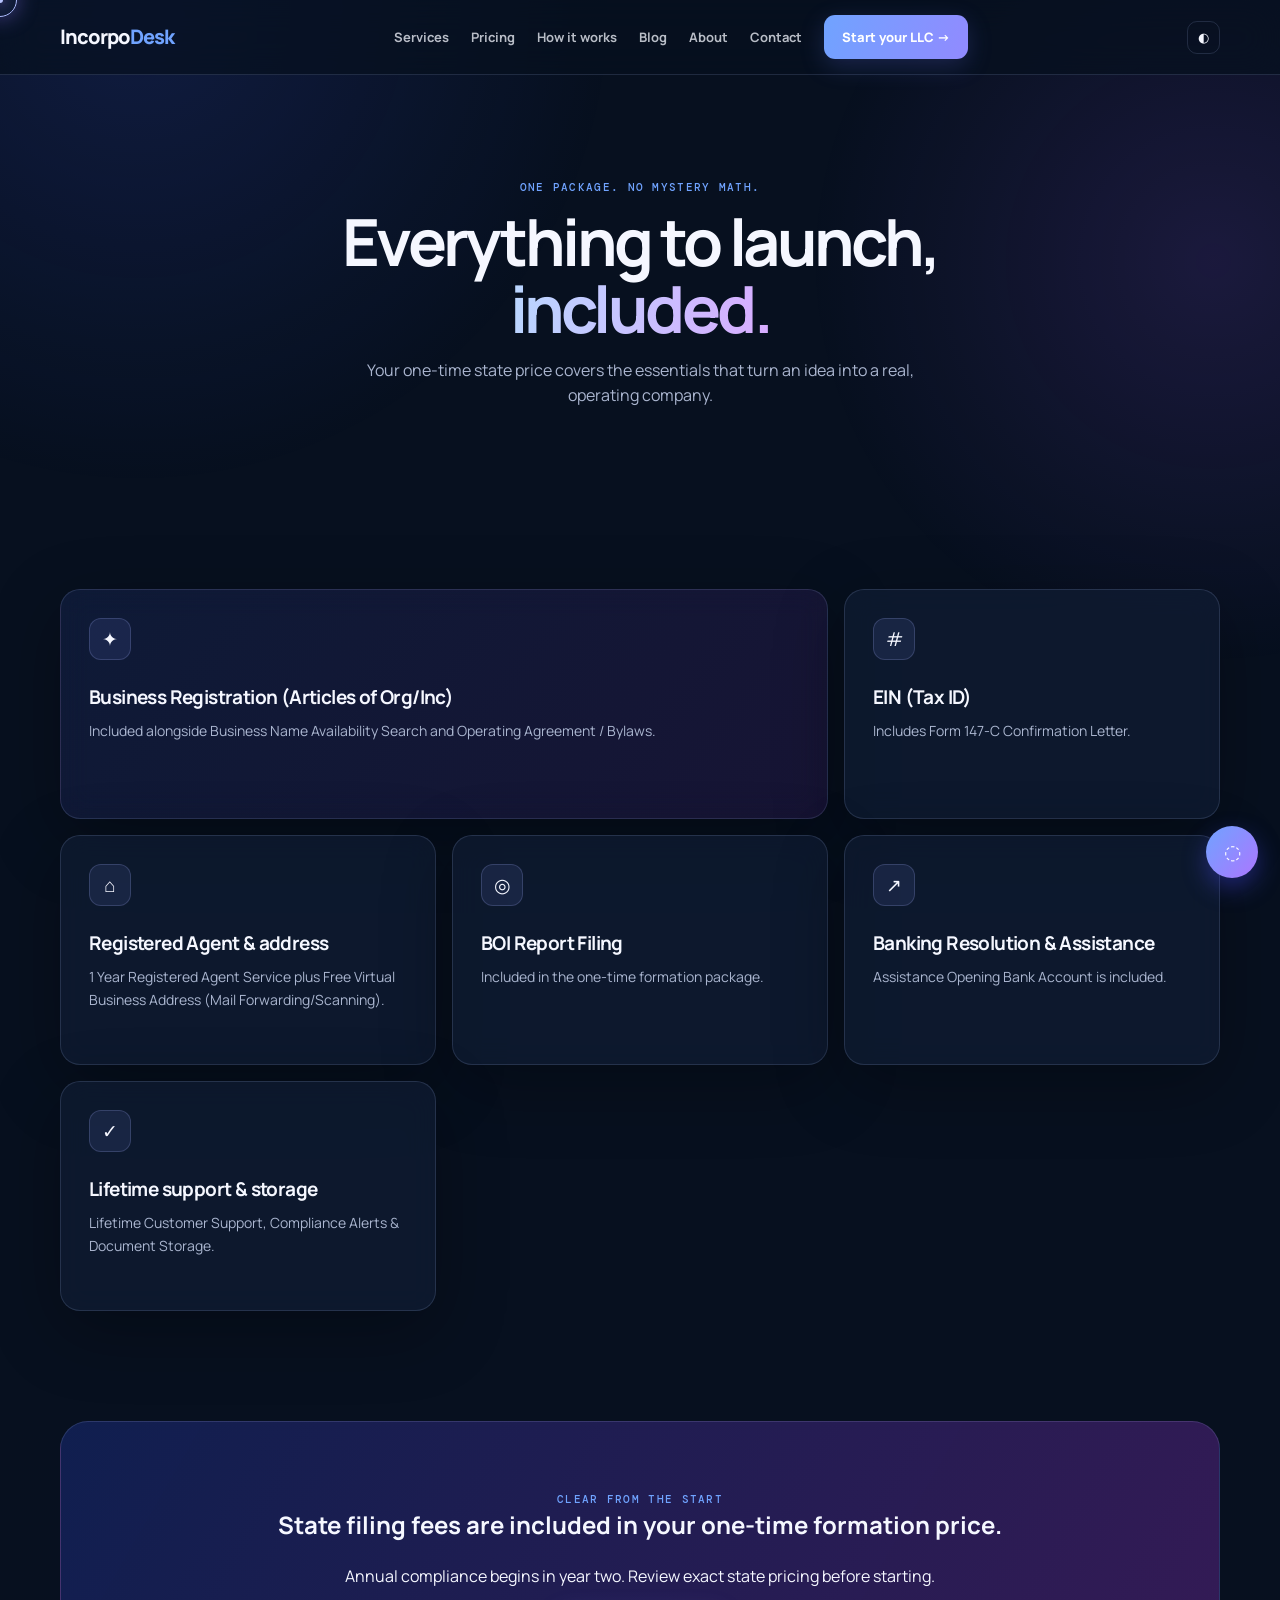
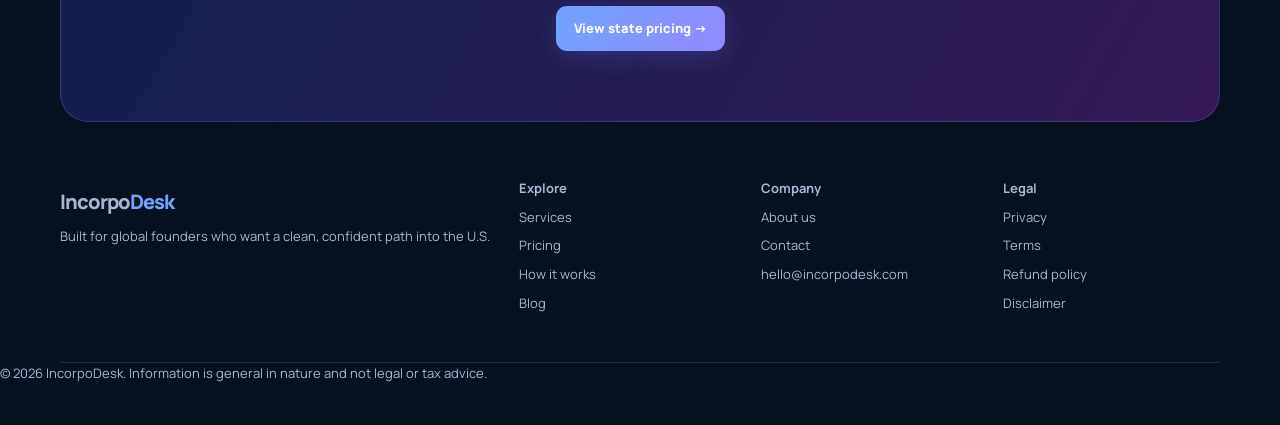
<file: services.html>
<!doctype html><html lang="en"><head><meta charset="utf-8"><meta name="viewport" content="width=device-width,initial-scale=1"><title>What's included — IncorpoDesk</title><link rel="stylesheet" href="style.css"></head><body><main><section class="page-hero container"><div class="kicker">One package. No mystery math.</div><h1>Everything to launch, <em>included.</em></h1><p>Your one-time state price covers the essentials that turn an idea into a real, operating company.</p></section><section class="section"><div class="container"><div class="grid services"><article class="card service big reveal"><div class="icon">✦</div><h3>Business Registration (Articles of Org/Inc)</h3><p>Included alongside Business Name Availability Search and Operating Agreement / Bylaws.</p></article><article class="card service reveal"><div class="icon">#</div><h3>EIN (Tax ID)</h3><p>Includes Form 147-C Confirmation Letter.</p></article><article class="card service reveal"><div class="icon">⌂</div><h3>Registered Agent & address</h3><p>1 Year Registered Agent Service plus Free Virtual Business Address (Mail Forwarding/Scanning).</p></article><article class="card service reveal"><div class="icon">◎</div><h3>BOI Report Filing</h3><p>Included in the one-time formation package.</p></article><article class="card service reveal"><div class="icon">↗</div><h3>Banking Resolution & Assistance</h3><p>Assistance Opening Bank Account is included.</p></article><article class="card service reveal"><div class="icon">✓</div><h3>Lifetime support & storage</h3><p>Lifetime Customer Support, Compliance Alerts & Document Storage.</p></article></div></div></section><section class="container cta"><div class="kicker">Clear from the start</div><h2>State filing fees are included in your one-time formation price.</h2><p>Annual compliance begins in year two. Review exact state pricing before starting.</p><a class="button" href="pricing.html">View state pricing →</a></section></main><script src="script.js"></script></body></html>
</file>
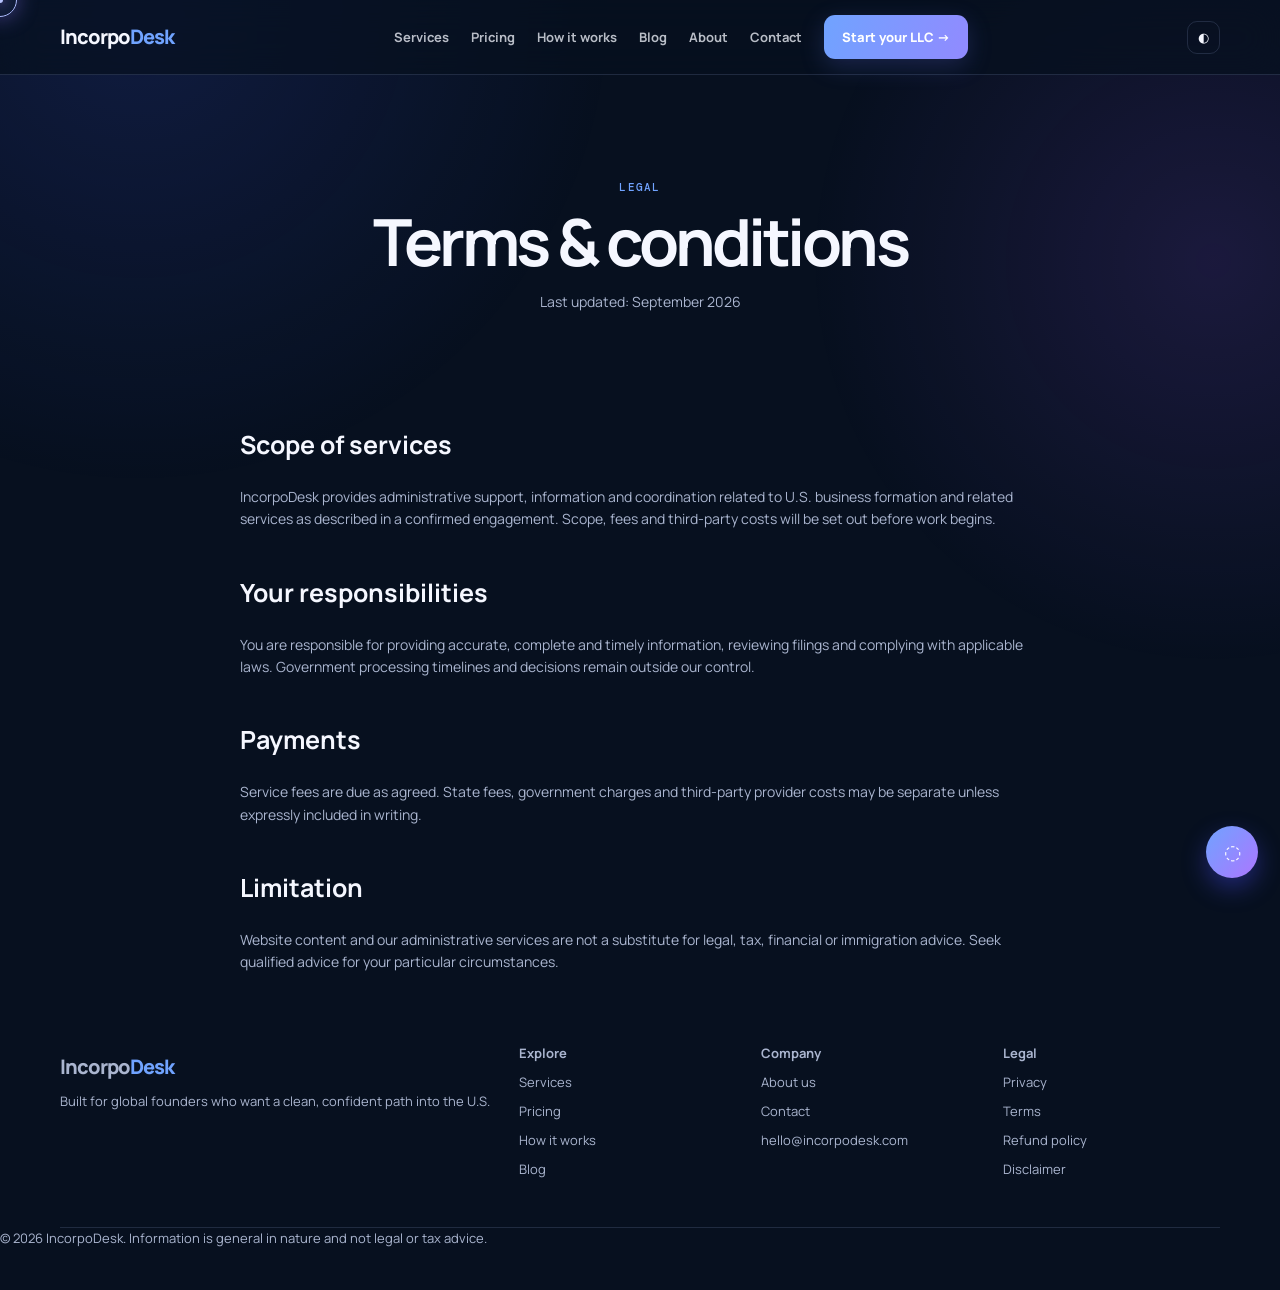
<file: terms.html>
<!doctype html><html lang="en"><head><meta charset="utf-8"><meta name="viewport" content="width=device-width,initial-scale=1"><title>Terms & Conditions — IncorpoDesk</title><link rel="stylesheet" href="style.css"></head><body><main class="container legal"><section class="page-hero"><div class="kicker">Legal</div><h1>Terms & conditions</h1><p>Last updated: September 2026</p></section><h2>Scope of services</h2><p>IncorpoDesk provides administrative support, information and coordination related to U.S. business formation and related services as described in a confirmed engagement. Scope, fees and third-party costs will be set out before work begins.</p><h2>Your responsibilities</h2><p>You are responsible for providing accurate, complete and timely information, reviewing filings and complying with applicable laws. Government processing timelines and decisions remain outside our control.</p><h2>Payments</h2><p>Service fees are due as agreed. State fees, government charges and third-party provider costs may be separate unless expressly included in writing.</p><h2>Limitation</h2><p>Website content and our administrative services are not a substitute for legal, tax, financial or immigration advice. Seek qualified advice for your particular circumstances.</p></main><script src="script.js"></script></body></html>
</file>
<file: style.css>
@import url('https://fonts.googleapis.com/css2?family=DM+Mono:wght@400;500&family=Manrope:wght@400;500;600;700;800&display=swap');
:root{--bg:#07101f;--panel:rgba(16,29,52,.7);--ink:#f5f7ff;--muted:#aab5cf;--line:rgba(180,198,255,.15);--a:#70a3ff;--b:#ac76ff;--green:#63e5bb;--shadow:0 20px 70px rgba(0,0,0,.3)}body.light{--bg:#f4f7ff;--panel:rgba(255,255,255,.8);--ink:#101b35;--muted:#54617a;--line:rgba(30,56,100,.13);--shadow:0 20px 60px rgba(31,57,102,.12)}*{box-sizing:border-box}html{scroll-behavior:smooth}body{margin:0;background:var(--bg);color:var(--ink);font-family:Manrope,Arial,sans-serif;line-height:1.6;overflow-x:hidden}body:before{content:"";position:fixed;inset:-20%;pointer-events:none;background:radial-gradient(circle at 22% 15%,#435eff26,transparent 27%),radial-gradient(circle at 82% 35%,#9b57ff22,transparent 24%);animation:drift 12s ease-in-out infinite alternate;z-index:-1}@keyframes drift{to{transform:translate(4%,3%)}}a{color:inherit;text-decoration:none}.container{width:min(1160px,calc(100% - 40px));margin:auto}.progress{height:3px;background:linear-gradient(90deg,var(--a),var(--b));position:fixed;top:0;left:0;width:0;z-index:20}.nav{position:sticky;top:0;z-index:10;background:rgba(7,16,31,.7);backdrop-filter:blur(18px);border-bottom:1px solid var(--line)}body.light .nav{background:rgba(244,247,255,.75)}.navin{height:74px;display:flex;align-items:center;justify-content:space-between;gap:18px}.brand{font-size:20px;font-weight:800;letter-spacing:-1px}.brand i{font-style:normal;color:var(--a)}.links{display:flex;align-items:center;gap:22px;font-size:13px;font-weight:700}.links a:not(.button){opacity:.75;position:relative;transition:color .3s ease,opacity .3s ease}.links a:not(.button):after{content:"";position:absolute;left:0;right:0;bottom:-7px;height:1px;background:var(--a);transform:scaleX(0);transform-origin:right;transition:transform .3s ease}.links a:hover,.links a.active{opacity:1;color:var(--a)}.links a:not(.button):hover:after,.links a.active:after{transform:scaleX(1);transform-origin:left}.button{display:inline-flex;align-items:center;justify-content:center;gap:8px;padding:12px 18px;border-radius:11px;background:linear-gradient(110deg,var(--a),var(--b));background-size:180% 180%;color:#fff;font-size:13px;font-weight:800;border:0;cursor:pointer;box-shadow:0 7px 25px #6c73f437;transition:transform .3s ease,box-shadow .3s ease,background-position .45s ease}.button:hover{background-position:100% 50%;transform:translateY(-3px);box-shadow:0 14px 30px #7c67ff68}.button.ghost{background:transparent;border:1px solid var(--line);color:var(--ink);box-shadow:none}.theme{border:1px solid var(--line);color:var(--ink);background:transparent;border-radius:10px;padding:8px 10px;cursor:pointer}.menu{display:none}.hero{position:relative;min-height:670px;display:grid;place-items:center;isolation:isolate;border-bottom:1px solid var(--line);overflow:hidden}.hero-fallback{position:absolute;inset:0;width:100%;height:100%;object-fit:cover;z-index:-3}.hero:after{content:"";position:absolute;inset:0;z-index:-2;background:linear-gradient(90deg,rgba(5,12,27,.95),rgba(5,12,27,.58) 55%,rgba(8,7,28,.7)),linear-gradient(0deg,var(--bg),transparent 38%)}.hero-content{padding:104px 0 70px;max-width:760px}.eyebrow{font:500 11px 'DM Mono';text-transform:uppercase;letter-spacing:1.4px;color:#aebfff;display:flex;gap:8px;align-items:center}.eyebrow:before{content:"";height:7px;width:7px;background:var(--green);border-radius:50%;box-shadow:0 0 13px var(--green)}h1,h2,h3,p{margin-top:0}h1{font-size:clamp(42px,6vw,76px);line-height:1.03;letter-spacing:-3.5px;margin:18px 0 22px}h1 em{font-style:normal;background:linear-gradient(100deg,#b9d7ff,#d8acff);-webkit-background-clip:text;color:transparent}.lead{color:#d0d9eb;font-size:18px;max-width:620px}.hero-actions{display:flex;gap:12px;flex-wrap:wrap;margin:30px 0}.trust-row{display:flex;gap:18px;flex-wrap:wrap;color:#c2cee4;font-size:12px;font-weight:700}.trust-row span:before{content:'✓';color:var(--green);margin-right:6px}.hero-orb{position:absolute;border-radius:50%;pointer-events:none;z-index:-1;opacity:.75;animation:float 7s ease-in-out infinite}.orb-one{width:180px;height:180px;right:14%;top:23%;background:radial-gradient(circle at 30% 30%,#a9c9ff,#5d4ae300 69%)}.orb-two{width:100px;height:100px;right:30%;bottom:17%;background:radial-gradient(circle,#e7b5ff,#7444e400 70%);animation-delay:-3s}@keyframes float{50%{transform:translateY(-18px) translateX(8px)}}.section{padding:110px 0}.section-head{max-width:660px;margin-bottom:48px}.kicker{font:500 11px 'DM Mono';color:var(--a);letter-spacing:1.3px;text-transform:uppercase}.section h2{font-size:clamp(31px,4.5vw,52px);line-height:1.1;letter-spacing:-2px;margin:11px 0}.section-head p{color:var(--muted)}.grid{display:grid;gap:16px}.services{grid-template-columns:repeat(12,1fr)}.card{background:var(--panel);border:1px solid var(--line);border-radius:20px;padding:28px;backdrop-filter:blur(14px);box-shadow:var(--shadow);transition:transform .3s ease,border-color .3s ease,box-shadow .3s ease}.card:hover{transform:translateY(-5px) scale(1.03);border-color:#9badffb8;box-shadow:0 20px 52px #5269d329}.service{grid-column:span 4;min-height:230px}.service.big{grid-column:span 8;background:linear-gradient(130deg,#253b833d,#4b227b3d)}.icon{width:42px;height:42px;display:grid;place-items:center;background:#8397ff1b;border:1px solid #a9b6ff33;border-radius:12px;font-size:19px;margin-bottom:22px}.card h3{font-size:19px;letter-spacing:-.6px;margin-bottom:8px}.card p{color:var(--muted);font-size:14px}.difference-grid{grid-template-columns:repeat(5,1fr)}.difference{min-height:255px;padding:26px 22px}.numbers{grid-template-columns:repeat(4,1fr)}.number{text-align:center;padding:28px 12px}.number b{display:block;font-size:36px;letter-spacing:-2px;color:#c8d4ff}.number span{font-size:12px;color:var(--muted)}.four-grid{grid-template-columns:repeat(4,1fr)}.timeline{max-width:800px;margin:auto}.step{position:relative;padding:26px 26px 26px 82px;min-height:145px}.step:before{counter-increment:step;content:'0' counter(step);position:absolute;left:25px;top:27px;font:600 17px 'DM Mono';color:var(--a)}.four-grid,.timeline{counter-reset:step}.testimonials,.pricing{grid-template-columns:repeat(3,1fr)}.quote{font-size:16px}.who{font-size:12px;color:var(--muted);margin-top:20px}.price{position:relative}.price.popular{border-color:#947aff;background:linear-gradient(145deg,#3634a759,#7234a849);transform:translateY(-13px)}.tag{position:absolute;top:-13px;left:50%;transform:translateX(-50%);background:linear-gradient(90deg,var(--a),var(--b));padding:5px 13px;border-radius:99px;color:#fff;font:10px 'DM Mono';white-space:nowrap}.price strong{font-size:45px;letter-spacing:-2px}.price ul{padding:0;list-style:none;color:var(--muted);font-size:13px}.price li{padding:7px 0;border-bottom:1px solid var(--line)}.price li:before{content:'✓';color:var(--green);margin-right:8px}.faq{max-width:810px;margin:auto}.faq-item{border-bottom:1px solid var(--line)}.faq-q{width:100%;text-align:left;padding:22px 0;background:none;border:0;color:var(--ink);font:700 15px Manrope;display:flex;justify-content:space-between;cursor:pointer}.faq-a{max-height:0;overflow:hidden;color:var(--muted);font-size:14px;transition:.35s}.faq-item.open .faq-a{max-height:160px;padding-bottom:22px}.cta{padding:70px 20px;text-align:center;background:linear-gradient(120deg,#192e7d83,#57228091);border:1px solid var(--line);border-radius:28px}.footer{padding:56px 0 28px;color:var(--muted);font-size:13px}.footer-grid{display:grid;grid-template-columns:2fr repeat(3,1fr);gap:25px;padding-bottom:40px;border-bottom:1px solid var(--line)}.footer a{display:block;margin:8px 0}.chat{position:fixed;bottom:22px;right:22px;width:52px;height:52px;border:0;border-radius:50%;background:linear-gradient(130deg,var(--a),var(--b));color:#fff;z-index:8;box-shadow:0 10px 24px #4a4dfc61;font-size:20px;cursor:pointer}.page-hero{padding:105px 0 70px;text-align:center}.page-hero h1{font-size:clamp(40px,6vw,65px);max-width:830px;margin:15px auto}.page-hero p{color:var(--muted);max-width:600px;margin:auto}.compare{width:100%;border-collapse:collapse;background:var(--panel);border:1px solid var(--line);border-radius:16px;overflow:hidden;font-size:13px}.compare th,.compare td{padding:14px;text-align:center;border-bottom:1px solid var(--line)}.compare th:first-child,.compare td:first-child{text-align:left}.check{color:var(--green)}.contact{grid-template-columns:1fr 1.15fr;align-items:start}.form input,.form textarea,.form select{width:100%;margin:7px 0 14px;padding:13px;border:1px solid var(--line);background:#0b183280;color:var(--ink);border-radius:9px;font:14px Manrope}.form label{font-size:12px;font-weight:700}.legal{max-width:800px}.legal h2{font-size:25px;margin-top:42px}.legal p,.legal li{color:var(--muted);font-size:14px}.reveal{opacity:0;transform:translateY(22px);transition:.7s ease}.reveal.show{opacity:1;transform:none}.cursor-ring,.cursor-dot{position:fixed;left:0;top:0;pointer-events:none;border-radius:50%;z-index:99;will-change:transform;opacity:0}.cursor-ring{width:34px;height:34px;margin:-17px;border:1px solid #aebdff;background:#7186ff16;box-shadow:0 0 22px #8d76ff78;transition:width .22s ease,height .22s ease,margin .22s ease,background .22s ease}.cursor-dot{width:6px;height:6px;margin:-3px;background:#b9c5ff;box-shadow:0 0 12px #a57fff}.cursor-ring.active{width:52px;height:52px;margin:-26px;background:#8a6cff35}.cursor-ready .cursor-ring,.cursor-ready .cursor-dot{opacity:1}@media(min-width:761px) and (pointer:fine){body.cursor-ready,body.cursor-ready a,body.cursor-ready button{cursor:none}}@media(max-width:900px){.difference-grid{grid-template-columns:repeat(2,1fr)}.four-grid{grid-template-columns:repeat(2,1fr)}}@media(max-width:760px){.links{display:none}.links.open{display:flex;position:absolute;top:74px;left:0;right:0;padding:22px;background:var(--bg);flex-direction:column;align-items:stretch}.menu{display:block}.nav .button{display:none}.hero{min-height:630px}.hero-content{padding-top:80px}h1{letter-spacing:-2.5px}.section{padding:72px 0}.service,.service.big{grid-column:span 12}.numbers,.testimonials,.pricing,.contact,.difference-grid,.four-grid{grid-template-columns:1fr}.price.popular{transform:none}.footer-grid{grid-template-columns:1fr 1fr}.compare{font-size:11px}.compare th,.compare td{padding:9px 5px}.hero-orb,.floating{animation:none}.cursor-ring,.cursor-dot{display:none}.card:hover{transform:translateY(-3px)}}@media(pointer:coarse),(prefers-reduced-motion:reduce){.cursor-ring,.cursor-dot{display:none}.hero-orb,.floating{animation:none}}
</file>
